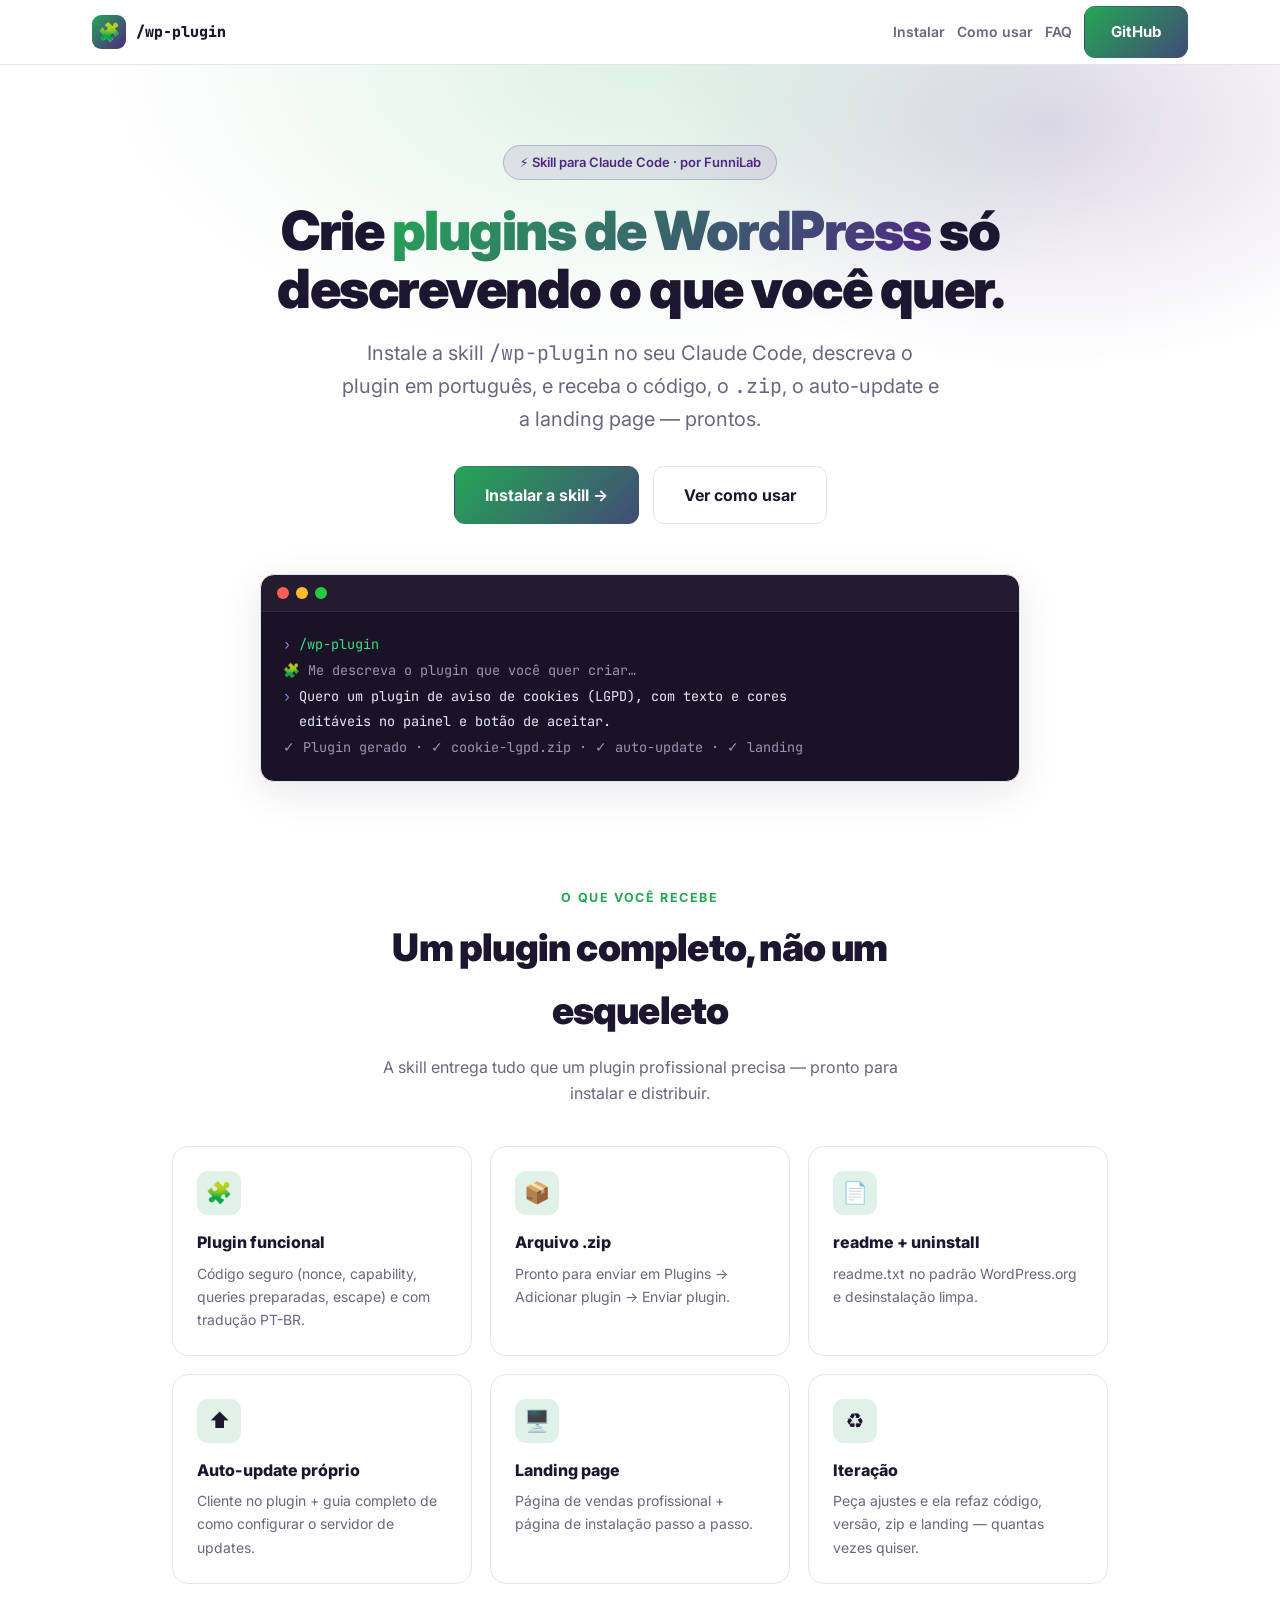
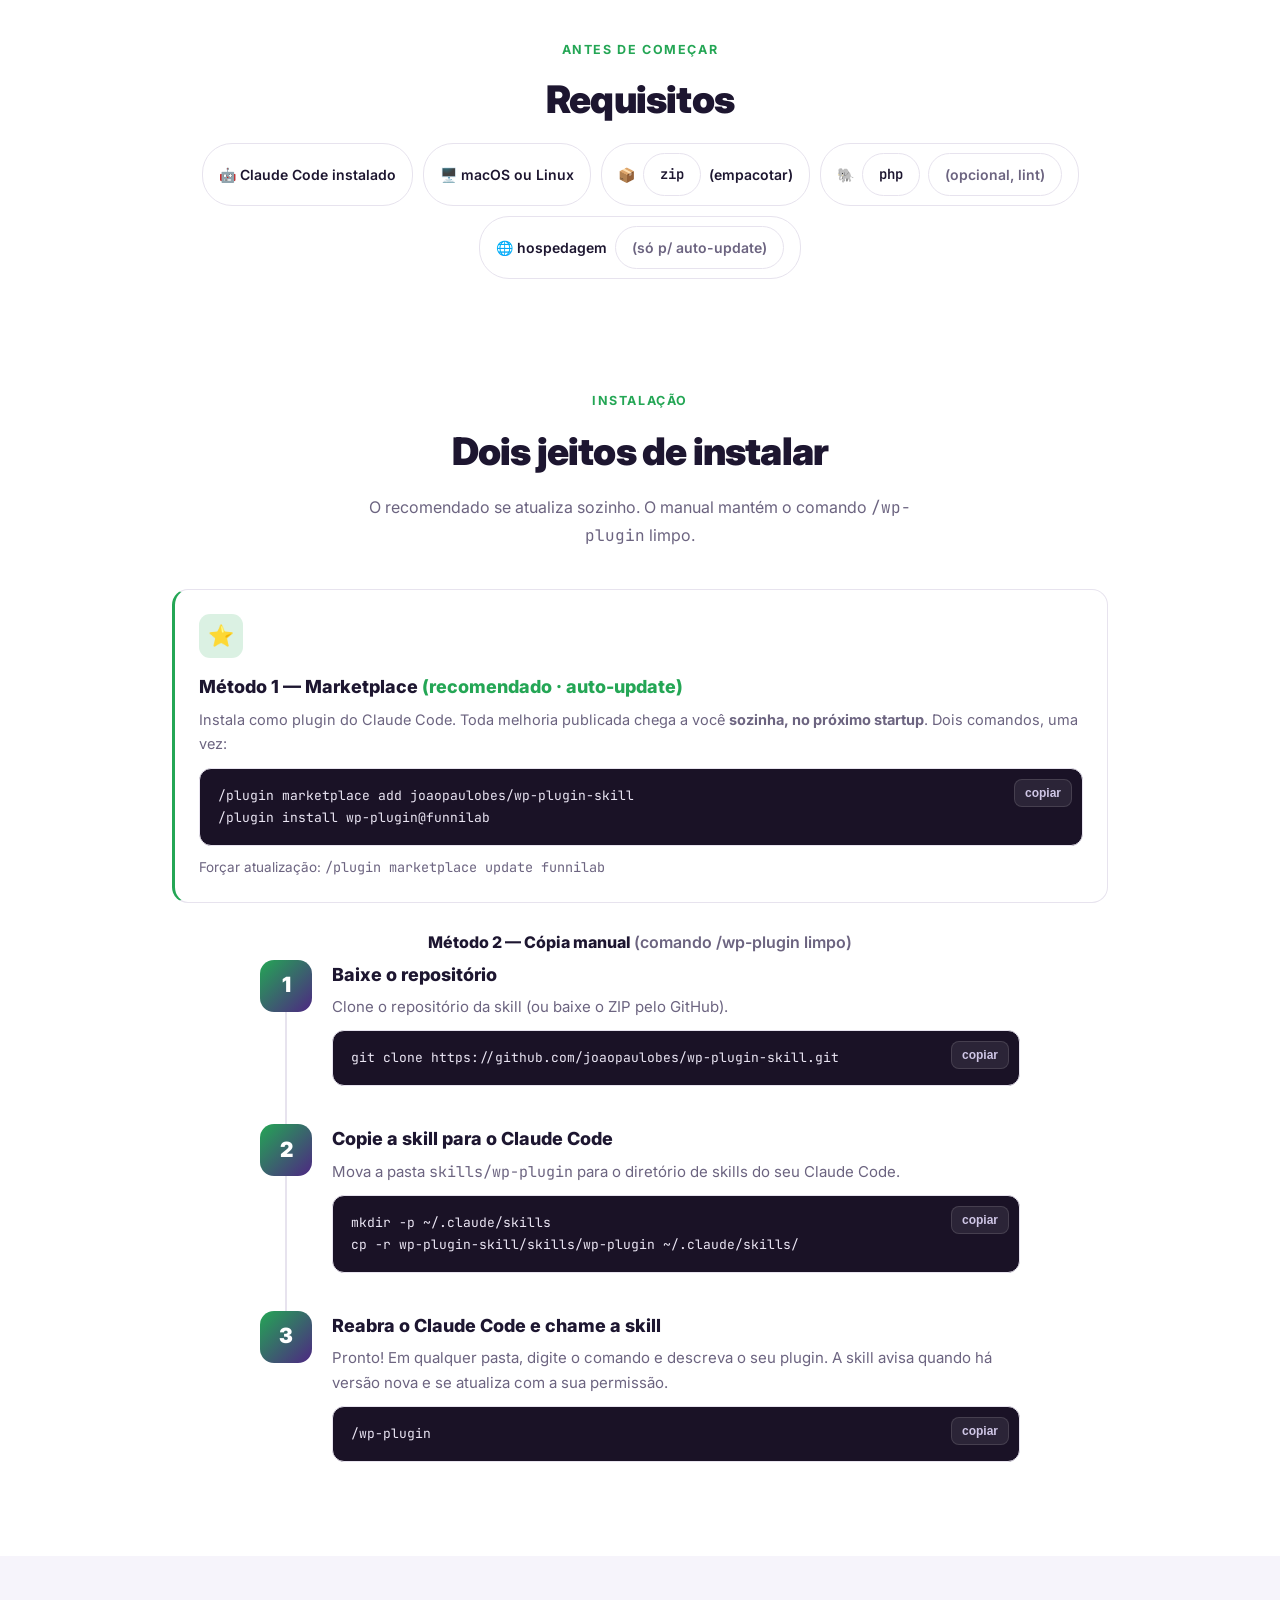
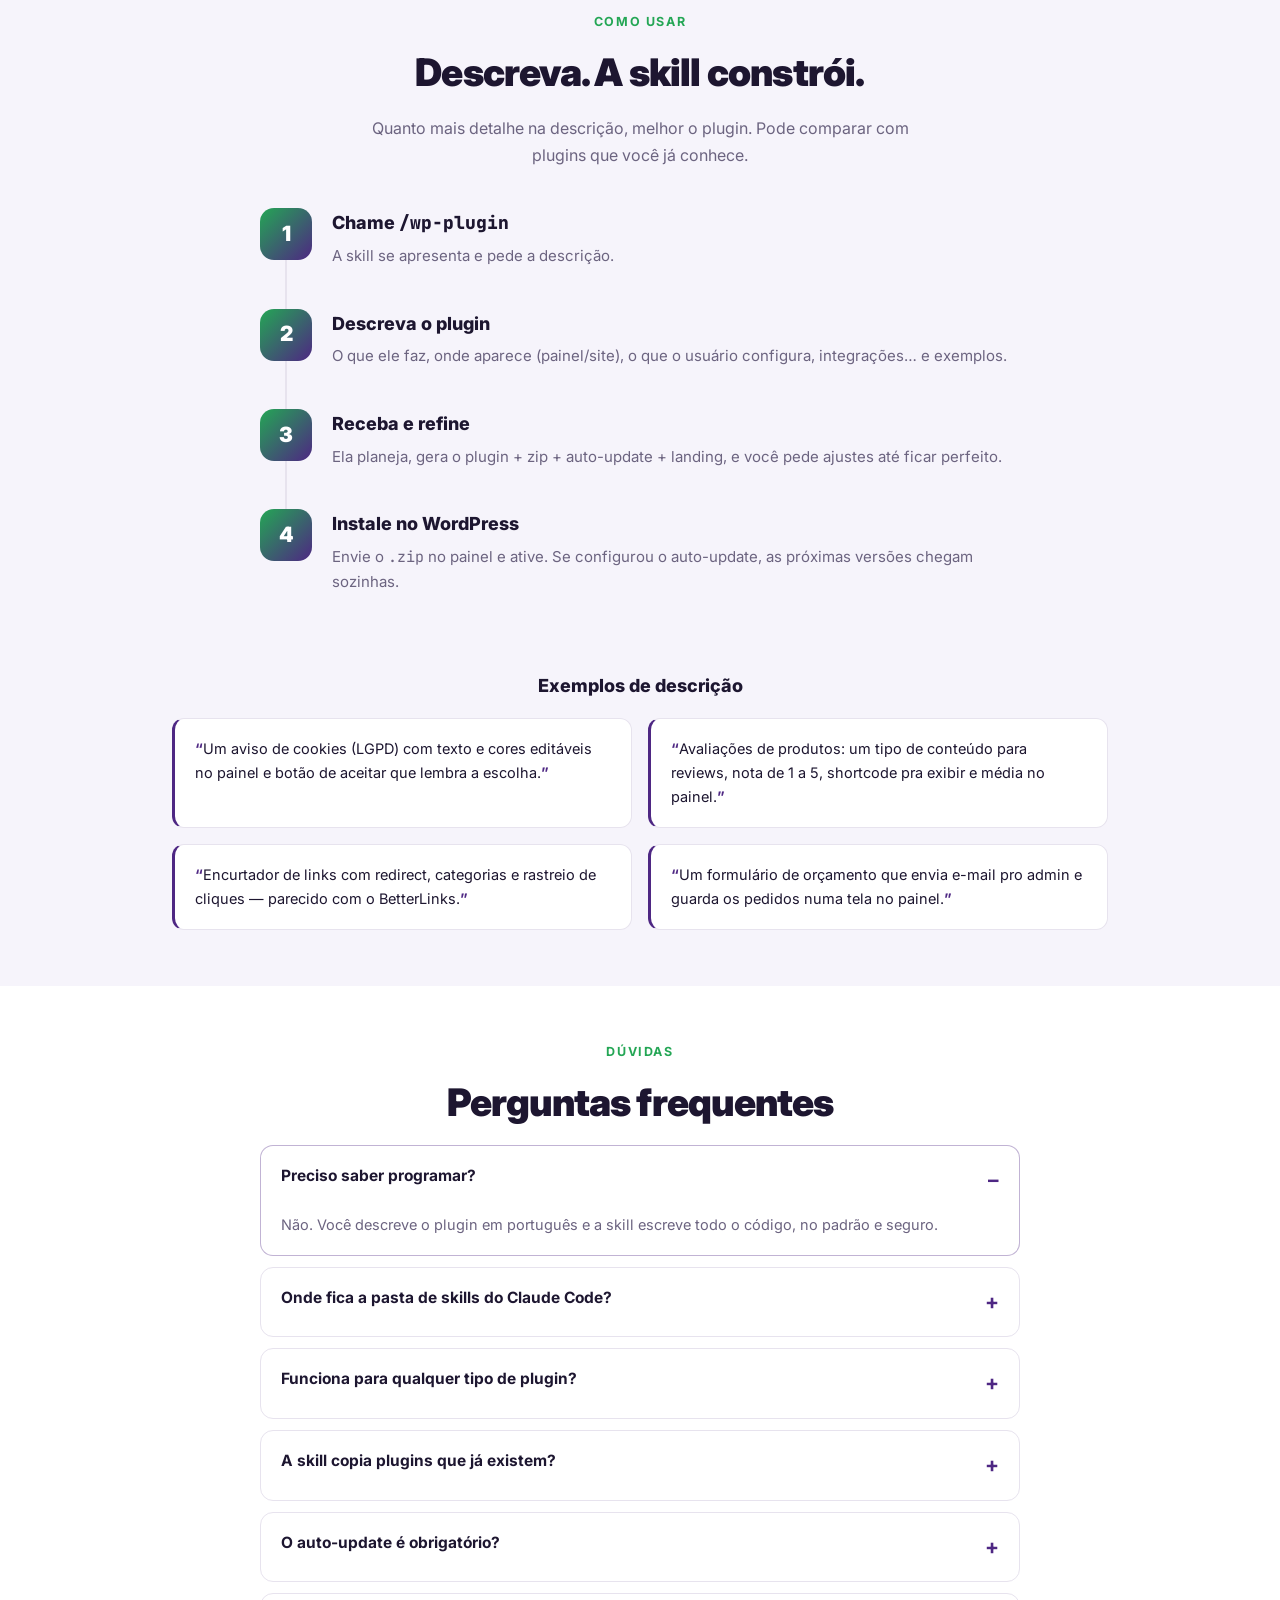
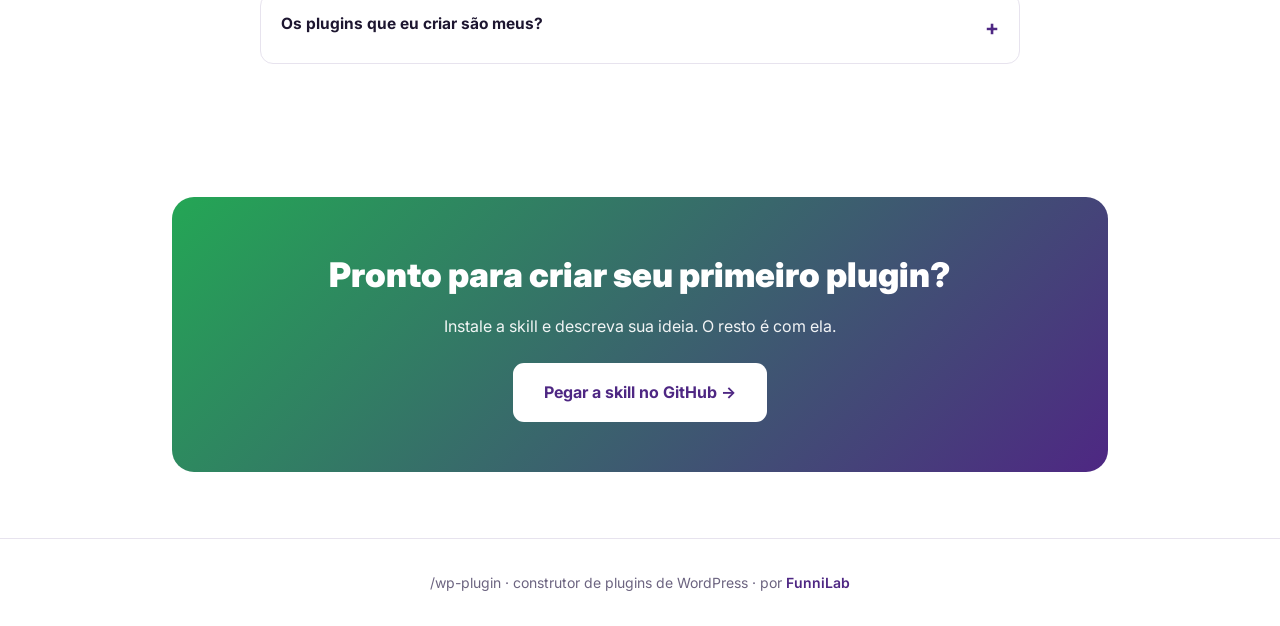
<file: guia/index.html>
<!DOCTYPE html>
<html lang="pt-BR">
<head>
<meta charset="UTF-8">
<meta name="viewport" content="width=device-width, initial-scale=1.0">
<title>/wp-plugin — Guia da Skill que cria plugins de WordPress</title>
<meta name="description" content="Instale a skill /wp-plugin no seu Claude Code e crie plugins de WordPress completos a partir de uma descrição. Guia passo a passo, requisitos, exemplos e FAQ.">
<meta property="og:title" content="/wp-plugin — crie plugins de WordPress descrevendo o que você quer">
<meta property="og:description" content="Skill para Claude Code. Descreva o plugin, receba o código + zip + auto-update + landing.">
<!-- Favicon -->
<link rel="icon" type="image/webp" href="img/favicon.webp?v=2">
<link rel="apple-touch-icon" href="img/favicon.webp?v=2">
<link rel="preconnect" href="https://fonts.googleapis.com"><link rel="preconnect" href="https://fonts.gstatic.com" crossorigin>
<link href="https://fonts.googleapis.com/css2?family=Inter:wght@400;500;600;700;800;900&family=JetBrains+Mono:wght@500&display=swap" rel="stylesheet">
<style>
  :root{
    --purple:#4e2783; --green:#24a655; --violet:#7c3aed;
    --grad:linear-gradient(135deg,#24a655,#4e2783);
    --bg:#ffffff; --bg2:#f6f4fb; --surface:#ffffff; --border:#e7e3ee;
    --text:#1d1630; --dim:#6c6480; --code-bg:#1a1226; --code-text:#ece7f5;
    --shadow:0 10px 40px rgba(30,14,46,.10); --r:16px;
  }
  @media (prefers-color-scheme:dark){
    :root{ --bg:#120c1d; --bg2:#1a1330; --surface:#1c1530; --border:#352a4d;
      --text:#ece7f5; --dim:#9d93b3; --code-bg:#0e0a16; --shadow:0 10px 40px rgba(0,0,0,.5);
      --grad:linear-gradient(135deg,#2ec26a,#7c3aed); --purple:#9b6dde; --green:#2ec26a; }
  }
  *{margin:0;padding:0;box-sizing:border-box} html{scroll-behavior:smooth}
  body{font-family:'Inter',system-ui,-apple-system,sans-serif;background:var(--bg);color:var(--text);line-height:1.65;-webkit-font-smoothing:antialiased}
  a{color:inherit;text-decoration:none} .wrap{max-width:980px;margin:0 auto;padding:0 22px}
  code,kbd,.mono{font-family:'JetBrains Mono',ui-monospace,Menlo,monospace}
  .grad-text{background:var(--grad);-webkit-background-clip:text;background-clip:text;-webkit-text-fill-color:transparent}
  .btn{display:inline-flex;align-items:center;gap:9px;font-weight:700;font-size:15px;padding:13px 26px;border-radius:11px;cursor:pointer;border:1px solid transparent;transition:.18s}
  .btn--p{background:var(--grad);color:#fff;background-size:140% 140%} .btn--p:hover{background-position:100% 100%;transform:translateY(-2px);box-shadow:0 10px 26px color-mix(in srgb,var(--purple) 40%,transparent)}
  .btn--g{background:var(--surface);border:1px solid var(--border);color:var(--text)} .btn--g:hover{border-color:var(--purple);color:var(--purple)}
  .btn--big{font-size:16px;padding:15px 30px}

  /* header */
  header{position:sticky;top:0;z-index:50;background:color-mix(in srgb,var(--bg) 85%,transparent);backdrop-filter:blur(12px);border-bottom:1px solid var(--border)}
  .nav{display:flex;align-items:center;gap:18px;height:64px;max-width:1140px;margin:0 auto;padding:0 22px}
  .brand{display:flex;align-items:center;gap:10px;font-weight:900;font-size:18px}
  .brand .mk{width:34px;height:34px;border-radius:9px;background:var(--grad);display:grid;place-items:center;color:#fff;font-size:18px}
  .brand .cmd{font-family:'JetBrains Mono',monospace;font-size:15px}
  .nav .right{margin-left:auto;display:flex;gap:12px;align-items:center}
  .nav .lk{font-size:14px;font-weight:600;color:var(--dim)} .nav .lk:hover{color:var(--purple)}
  @media(max-width:680px){.nav .lk{display:none}}

  /* hero */
  .hero{text-align:center;padding:80px 0 50px;position:relative;overflow:hidden}
  .hero::before{content:"";position:absolute;inset:0;z-index:-1;background:radial-gradient(60% 55% at 50% 0%,color-mix(in srgb,var(--green) 15%,transparent),transparent 70%),radial-gradient(45% 45% at 82% 8%,color-mix(in srgb,var(--purple) 18%,transparent),transparent 70%)}
  .pill{display:inline-flex;align-items:center;gap:8px;font-size:13px;font-weight:600;color:var(--purple);background:color-mix(in srgb,var(--purple) 10%,transparent);border:1px solid color-mix(in srgb,var(--purple) 24%,transparent);padding:6px 15px;border-radius:30px;margin-bottom:22px}
  .hero h1{font-size:clamp(32px,5.5vw,54px);font-weight:900;letter-spacing:-1.5px;line-height:1.06;max-width:820px;margin:0 auto}
  .hero .lead{font-size:clamp(16px,2.3vw,20px);color:var(--dim);max-width:600px;margin:20px auto 30px}
  .hero .actions{display:flex;gap:14px;justify-content:center;flex-wrap:wrap}

  /* terminal demo */
  .term{max-width:760px;margin:50px auto 0;border-radius:14px;overflow:hidden;border:1px solid var(--border);box-shadow:var(--shadow);text-align:left;background:var(--code-bg)}
  .term__bar{display:flex;align-items:center;gap:7px;padding:12px 16px;background:rgba(255,255,255,.04);border-bottom:1px solid rgba(255,255,255,.06)}
  .term__bar i{width:12px;height:12px;border-radius:50%;display:inline-block} .d1{background:#ff5f57}.d2{background:#febc2e}.d3{background:#28c840}
  .term__body{padding:20px 22px;font-family:'JetBrains Mono',monospace;font-size:13.5px;line-height:1.9;color:var(--code-text)}
  .term__body .u{color:#9b8cff} .term__body .c{color:#3ddc84} .term__body .m{color:#9d93b3}

  /* sections */
  section{padding:56px 0} .eyebrow{text-align:center;font-weight:700;font-size:12.5px;letter-spacing:1.6px;text-transform:uppercase;color:var(--green)}
  h2.t{text-align:center;font-size:clamp(26px,4vw,38px);font-weight:900;letter-spacing:-.8px;margin:8px auto 12px;max-width:640px}
  p.sub{text-align:center;color:var(--dim);max-width:560px;margin:0 auto 40px;font-size:16px}

  /* deliverables grid */
  .grid{display:grid;grid-template-columns:repeat(3,1fr);gap:18px}
  .card{background:var(--surface);border:1px solid var(--border);border-radius:var(--r);padding:24px;transition:.18s}
  .card:hover{transform:translateY(-4px);box-shadow:var(--shadow);border-color:color-mix(in srgb,var(--purple) 30%,transparent)}
  .card .e{width:44px;height:44px;border-radius:11px;display:grid;place-items:center;font-size:21px;background:color-mix(in srgb,var(--green) 14%,transparent);margin-bottom:14px}
  .card h3{font-size:16px;font-weight:800;margin-bottom:6px} .card p{font-size:14px;color:var(--dim)}
  @media(max-width:820px){.grid{grid-template-columns:1fr 1fr}} @media(max-width:540px){.grid{grid-template-columns:1fr}}

  /* requisitos */
  .req{display:flex;flex-wrap:wrap;gap:10px;justify-content:center}
  .req span{display:inline-flex;align-items:center;gap:8px;background:var(--surface);border:1px solid var(--border);border-radius:30px;padding:9px 16px;font-size:14px;font-weight:600}

  /* steps */
  .steps{max-width:760px;margin:0 auto}
  .step{display:grid;grid-template-columns:52px 1fr;gap:20px;padding-bottom:30px;position:relative}
  .step:not(:last-child)::before{content:"";position:absolute;left:25px;top:52px;bottom:0;width:2px;background:var(--border)}
  .step .n{width:52px;height:52px;border-radius:14px;background:var(--grad);color:#fff;font-weight:900;font-size:21px;display:grid;place-items:center;z-index:1}
  .step h3{font-size:18px;font-weight:800;margin-bottom:6px} .step p{color:var(--dim);font-size:15px;margin-bottom:10px}

  /* code block + copy */
  .code{position:relative;background:var(--code-bg);border:1px solid var(--border);border-radius:12px;margin:8px 0}
  .code pre{margin:0;padding:16px 50px 16px 18px;overflow-x:auto;font-family:'JetBrains Mono',monospace;font-size:13px;line-height:1.7;color:var(--code-text)}
  .code .cp{position:absolute;top:10px;right:10px;background:rgba(255,255,255,.08);border:1px solid rgba(255,255,255,.12);color:#cfc6e6;border-radius:8px;padding:6px 10px;font-size:12px;font-weight:600;cursor:pointer;transition:.15s}
  .code .cp:hover{background:rgba(255,255,255,.16)} .code .cp.done{background:var(--green);color:#fff;border-color:transparent}

  /* example prompts */
  .ex{display:grid;grid-template-columns:1fr 1fr;gap:16px}
  .ex .q{background:var(--surface);border:1px solid var(--border);border-left:3px solid var(--purple);border-radius:12px;padding:18px 20px;font-size:14.5px;color:var(--text)}
  .ex .q b{color:var(--purple)}
  @media(max-width:680px){.ex{grid-template-columns:1fr}}

  /* faq */
  details{background:var(--surface);border:1px solid var(--border);border-radius:13px;padding:2px 20px;margin-bottom:11px;max-width:760px;margin-left:auto;margin-right:auto}
  details[open]{border-color:color-mix(in srgb,var(--purple) 35%,transparent)}
  summary{cursor:pointer;font-weight:700;font-size:15.5px;padding:15px 0;list-style:none;display:flex;justify-content:space-between;gap:14px} summary::-webkit-details-marker{display:none}
  summary::after{content:"+";color:var(--purple);font-size:21px} details[open] summary::after{content:"–"} details p{padding:0 0 16px;color:var(--dim);font-size:14.5px}

  /* final */
  .final{background:var(--grad);border-radius:22px;padding:50px 30px;text-align:center;color:#fff;margin:10px 0}
  .final h2{font-size:clamp(24px,3.5vw,34px);font-weight:900;margin-bottom:10px} .final p{opacity:.93;margin-bottom:24px} .final .btn--p{background:#fff;color:var(--purple)}
  footer{border-top:1px solid var(--border);padding:32px 0;text-align:center;color:var(--dim);font-size:14px}
</style>
</head>
<body>

<header><div class="nav">
  <a class="brand" href="#"><span class="mk">🧩</span> <span class="cmd">/wp-plugin</span></a>
  <div class="right">
    <a class="lk" href="#instalar">Instalar</a>
    <a class="lk" href="#usar">Como usar</a>
    <a class="lk" href="#faq">FAQ</a>
    <a class="btn btn--p" href="https://github.com/joaopaulobes/wp-plugin-skill" target="_blank" rel="noopener">GitHub</a>
  </div>
</div></header>

<!-- HERO -->
<div class="hero"><div class="wrap">
  <span class="pill">⚡ Skill para Claude Code · por FunniLab</span>
  <h1>Crie <span class="grad-text">plugins de WordPress</span> só descrevendo o que você quer.</h1>
  <p class="lead">Instale a skill <span class="mono">/wp-plugin</span> no seu Claude Code, descreva o plugin em português, e receba o código, o <span class="mono">.zip</span>, o auto-update e a landing page — prontos.</p>
  <div class="actions">
    <a class="btn btn--p btn--big" href="#instalar">Instalar a skill →</a>
    <a class="btn btn--g btn--big" href="#usar">Ver como usar</a>
  </div>
  <div class="term">
    <div class="term__bar"><i class="d1"></i><i class="d2"></i><i class="d3"></i></div>
    <div class="term__body">
      <span class="u">›</span> <span class="c">/wp-plugin</span><br>
      <span class="m">🧩 Me descreva o plugin que você quer criar…</span><br>
      <span class="u">›</span> Quero um plugin de aviso de cookies (LGPD), com texto e cores<br>
      &nbsp;&nbsp;editáveis no painel e botão de aceitar.<br>
      <span class="m">✓ Plugin gerado · ✓ cookie-lgpd.zip · ✓ auto-update · ✓ landing</span>
    </div>
  </div>
</div></div>

<!-- O QUE GERA -->
<section><div class="wrap">
  <p class="eyebrow">O que você recebe</p>
  <h2 class="t">Um plugin completo, não um esqueleto</h2>
  <p class="sub">A skill entrega tudo que um plugin profissional precisa — pronto para instalar e distribuir.</p>
  <div class="grid">
    <div class="card"><div class="e">🧩</div><h3>Plugin funcional</h3><p>Código seguro (nonce, capability, queries preparadas, escape) e com tradução PT-BR.</p></div>
    <div class="card"><div class="e">📦</div><h3>Arquivo .zip</h3><p>Pronto para enviar em Plugins → Adicionar plugin → Enviar plugin.</p></div>
    <div class="card"><div class="e">📄</div><h3>readme + uninstall</h3><p>readme.txt no padrão WordPress.org e desinstalação limpa.</p></div>
    <div class="card"><div class="e">⬆️</div><h3>Auto-update próprio</h3><p>Cliente no plugin + guia completo de como configurar o servidor de updates.</p></div>
    <div class="card"><div class="e">🖥️</div><h3>Landing page</h3><p>Página de vendas profissional + página de instalação passo a passo.</p></div>
    <div class="card"><div class="e">♻️</div><h3>Iteração</h3><p>Peça ajustes e ela refaz código, versão, zip e landing — quantas vezes quiser.</p></div>
  </div>
</div></section>

<!-- REQUISITOS -->
<section style="padding-top:0"><div class="wrap" style="text-align:center">
  <p class="eyebrow">Antes de começar</p><h2 class="t">Requisitos</h2>
  <div class="req">
    <span>🤖 Claude Code instalado</span>
    <span>🖥️ macOS ou Linux</span>
    <span>📦 <span class="mono">zip</span> (empacotar)</span>
    <span>🐘 <span class="mono">php</span> <span style="color:var(--dim)">(opcional, lint)</span></span>
    <span>🌐 hospedagem <span style="color:var(--dim)">(só p/ auto-update)</span></span>
  </div>
</div></section>

<!-- INSTALAR -->
<section id="instalar"><div class="wrap">
  <p class="eyebrow">Instalação</p><h2 class="t">Dois jeitos de instalar</h2>
  <p class="sub">O recomendado se atualiza sozinho. O manual mantém o comando <span class="mono">/wp-plugin</span> limpo.</p>

  <div class="card" style="border-left:3px solid var(--green);margin-bottom:24px">
    <div class="e" style="background:color-mix(in srgb,var(--green) 16%,transparent)">⭐</div>
    <h3 style="font-size:18px">Método 1 — Marketplace <span style="color:var(--green)">(recomendado · auto-update)</span></h3>
    <p style="color:var(--dim);font-size:14.5px;margin:6px 0 12px">Instala como plugin do Claude Code. Toda melhoria publicada chega a você <b>sozinha, no próximo startup</b>. Dois comandos, uma vez:</p>
    <div class="code"><button class="cp">copiar</button><pre>/plugin marketplace add joaopaulobes/wp-plugin-skill
/plugin install wp-plugin@funnilab</pre></div>
    <p style="color:var(--dim);font-size:13.5px;margin-top:10px">Forçar atualização: <span class="mono">/plugin marketplace update funnilab</span></p>
  </div>

  <h3 style="text-align:center;font-size:16px;font-weight:800;margin:26px 0 4px">Método 2 — Cópia manual <span style="color:var(--dim);font-weight:600">(comando /wp-plugin limpo)</span></h3>
  <div class="steps">

    <div class="step"><div class="n">1</div><div>
      <h3>Baixe o repositório</h3>
      <p>Clone o repositório da skill (ou baixe o ZIP pelo GitHub).</p>
      <div class="code"><button class="cp">copiar</button><pre>git clone https://github.com/joaopaulobes/wp-plugin-skill.git</pre></div>
    </div></div>

    <div class="step"><div class="n">2</div><div>
      <h3>Copie a skill para o Claude Code</h3>
      <p>Mova a pasta <span class="mono">skills/wp-plugin</span> para o diretório de skills do seu Claude Code.</p>
      <div class="code"><button class="cp">copiar</button><pre>mkdir -p ~/.claude/skills
cp -r wp-plugin-skill/skills/wp-plugin ~/.claude/skills/</pre></div>
    </div></div>

    <div class="step"><div class="n">3</div><div>
      <h3>Reabra o Claude Code e chame a skill</h3>
      <p>Pronto! Em qualquer pasta, digite o comando e descreva o seu plugin. A skill avisa quando há versão nova e se atualiza com a sua permissão.</p>
      <div class="code"><button class="cp">copiar</button><pre>/wp-plugin</pre></div>
    </div></div>

  </div>
</div></section>

<!-- COMO USAR -->
<section id="usar" style="background:var(--bg2)"><div class="wrap">
  <p class="eyebrow">Como usar</p><h2 class="t">Descreva. A skill constrói.</h2>
  <p class="sub">Quanto mais detalhe na descrição, melhor o plugin. Pode comparar com plugins que você já conhece.</p>
  <div class="steps">
    <div class="step"><div class="n">1</div><div><h3>Chame <span class="mono">/wp-plugin</span></h3><p>A skill se apresenta e pede a descrição.</p></div></div>
    <div class="step"><div class="n">2</div><div><h3>Descreva o plugin</h3><p>O que ele faz, onde aparece (painel/site), o que o usuário configura, integrações… e exemplos.</p></div></div>
    <div class="step"><div class="n">3</div><div><h3>Receba e refine</h3><p>Ela planeja, gera o plugin + zip + auto-update + landing, e você pede ajustes até ficar perfeito.</p></div></div>
    <div class="step"><div class="n">4</div><div><h3>Instale no WordPress</h3><p>Envie o <span class="mono">.zip</span> no painel e ative. Se configurou o auto-update, as próximas versões chegam sozinhas.</p></div></div>
  </div>

  <h3 style="text-align:center;margin:36px 0 18px;font-size:18px;font-weight:800">Exemplos de descrição</h3>
  <div class="ex">
    <div class="q"><b>“</b>Um aviso de cookies (LGPD) com texto e cores editáveis no painel e botão de aceitar que lembra a escolha.<b>”</b></div>
    <div class="q"><b>“</b>Avaliações de produtos: um tipo de conteúdo para reviews, nota de 1 a 5, shortcode pra exibir e média no painel.<b>”</b></div>
    <div class="q"><b>“</b>Encurtador de links com redirect, categorias e rastreio de cliques — parecido com o BetterLinks.<b>”</b></div>
    <div class="q"><b>“</b>Um formulário de orçamento que envia e-mail pro admin e guarda os pedidos numa tela no painel.<b>”</b></div>
  </div>
</div></section>

<!-- FAQ -->
<section id="faq"><div class="wrap">
  <p class="eyebrow">Dúvidas</p><h2 class="t">Perguntas frequentes</h2>
  <details open><summary>Preciso saber programar?</summary><p>Não. Você descreve o plugin em português e a skill escreve todo o código, no padrão e seguro.</p></details>
  <details><summary>Onde fica a pasta de skills do Claude Code?</summary><p>Em <span class="mono">~/.claude/skills/</span>. Cada skill é uma subpasta com um <span class="mono">SKILL.md</span>. Basta copiar a pasta <span class="mono">wp-plugin</span> para lá e reabrir o Claude Code.</p></details>
  <details><summary>Funciona para qualquer tipo de plugin?</summary><p>Para a grande maioria: telas no painel, front-end, shortcodes, tipos de conteúdo (CPT), REST API, tarefas agendadas, blocos dinâmicos e auto-update. Casos muito específicos podem precisar de ajuste manual — a skill avisa.</p></details>
  <details><summary>A skill copia plugins que já existem?</summary><p>Não. Você pode comparar com plugins conhecidos para explicar o que quer, mas ela implementa tudo do zero — código de terceiros é protegido; funcionalidade e UX não são.</p></details>
  <details><summary>O auto-update é obrigatório?</summary><p>Não, é opcional. Se você quiser distribuir o plugin, a skill monta o cliente de update e te entrega o guia completo de como configurar o servidor (basta servir 2 arquivos estáticos).</p></details>
  <details><summary>Os plugins que eu criar são meus?</summary><p>Sim. A skill é MIT e o que você gera com ela é seu, para usar, vender ou distribuir.</p></details>
</div></section>

<!-- CTA -->
<section><div class="wrap"><div class="final">
  <h2>Pronto para criar seu primeiro plugin?</h2>
  <p>Instale a skill e descreva sua ideia. O resto é com ela.</p>
  <a class="btn btn--p btn--big" href="https://github.com/joaopaulobes/wp-plugin-skill" target="_blank" rel="noopener">Pegar a skill no GitHub →</a>
</div></div></section>

<footer><div class="wrap">/wp-plugin · construtor de plugins de WordPress · por <a href="https://funnilab.com" target="_blank" rel="noopener" style="color:var(--purple);font-weight:600">FunniLab</a></div></footer>

<script>
  document.querySelectorAll('.code .cp').forEach(function(btn){
    btn.addEventListener('click', function(){
      var pre = btn.parentElement.querySelector('pre');
      var text = pre.innerText;
      var done = function(){ btn.textContent='copiado ✓'; btn.classList.add('done'); setTimeout(function(){ btn.textContent='copiar'; btn.classList.remove('done'); },1500); };
      if(navigator.clipboard){ navigator.clipboard.writeText(text).then(done).catch(function(){}); }
      else { var t=document.createElement('textarea'); t.value=text; document.body.appendChild(t); t.select(); try{document.execCommand('copy');done();}catch(e){} document.body.removeChild(t); }
    });
  });
</script>
</body>
</html>
</file>
